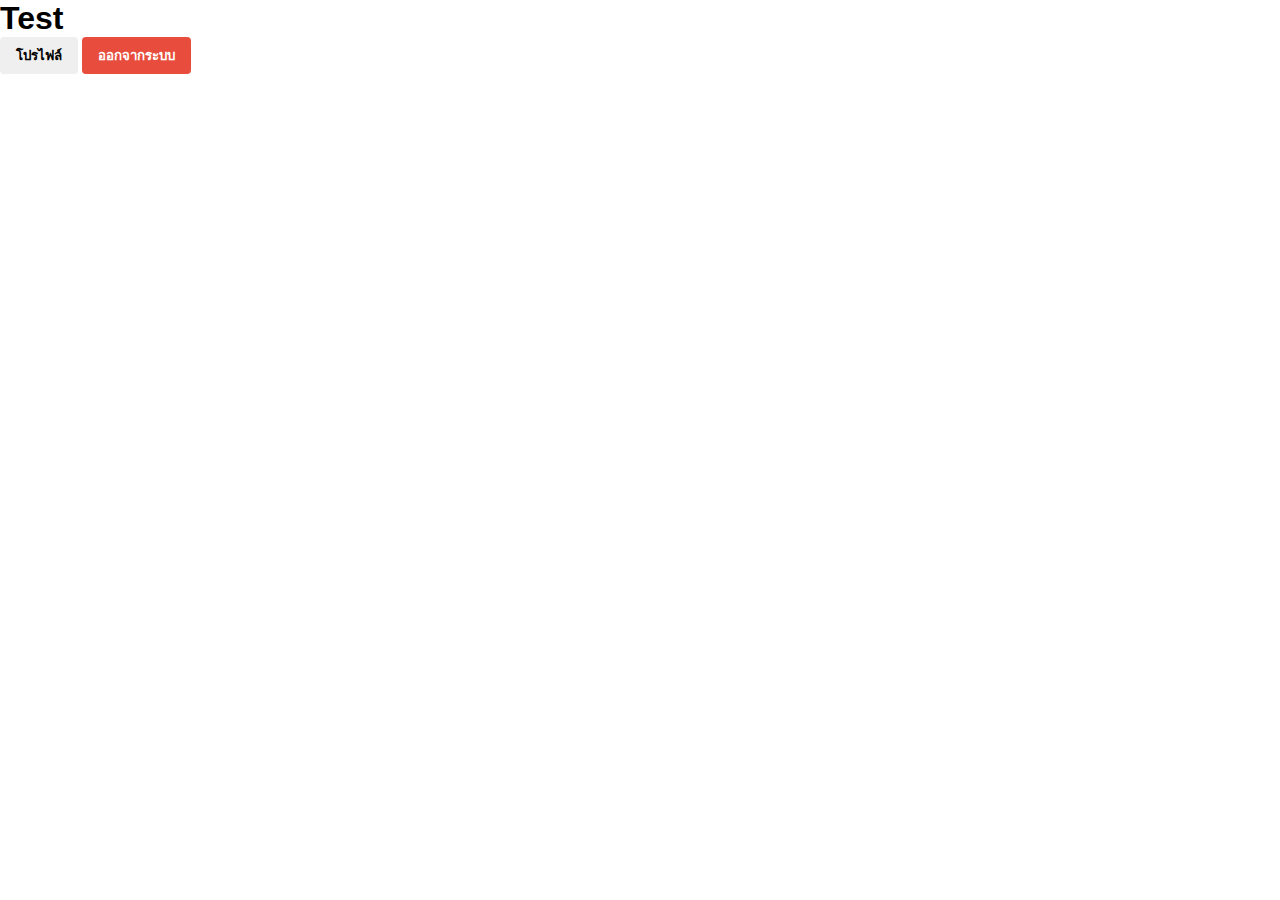
<file: lab1/index.html>
<!DOCTYPE html>
<html lang="th">
<head>
    <meta charset="UTF-8">
    <meta name="viewport" content="width=device-width, initial-scale=1.0">
    <title>Modern Dashboard</title>
    <link rel="stylesheet" href="css/dashboard.css">
</head>
<body>
    <div class="dashboard">
        <header class="header">
            <h1>Test</h1> <nav>
                <button class="btn-outline">โปรไฟล์</button>
                <button class="btn-primary">ออกจากระบบ</button>
            </nav>
        </header>
        
        </div>
</body>
</html>
</file>
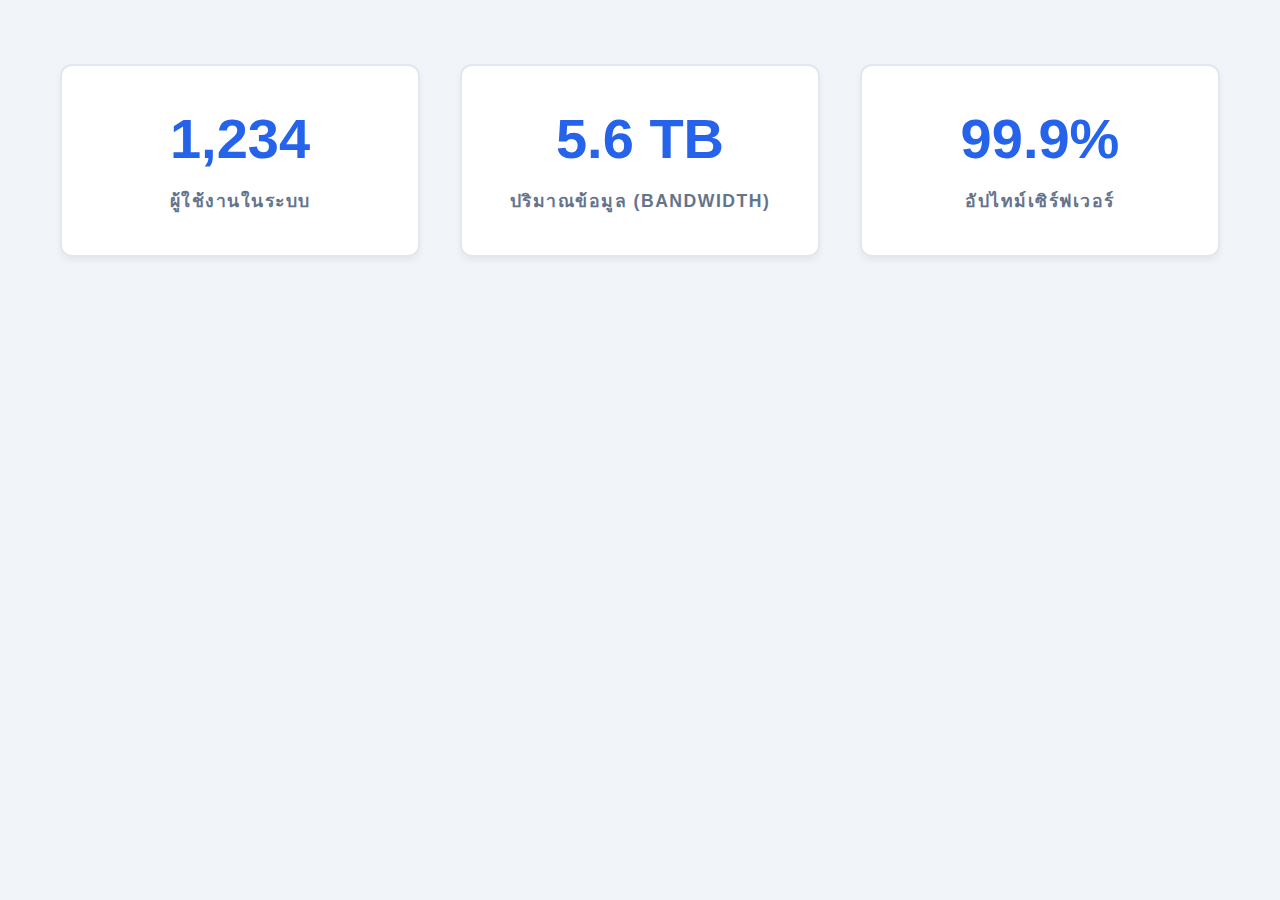
<file: lab4/index.html>
<!DOCTYPE html>
<html lang="th">
<head>
    <meta charset="UTF-8">
    <meta name="viewport" content="width=device-width, initial-scale=1.0">
    <title>Dashboard สถิติระบบ</title>
    <link rel="stylesheet" href="style.css">
</head>
<body>
    <div class="stats-container">
        <div class="stat-box">
            <div class="stat-number">1,234</div>
            <div class="stat-label">ผู้ใช้งานในระบบ</div>
        </div>
        <div class="stat-box">
            <div class="stat-number">5.6 TB</div>
            <div class="stat-label">ปริมาณข้อมูล (Bandwidth)</div>
        </div>
        <div class="stat-box">
            <div class="stat-number">99.9%</div>
            <div class="stat-label">อัปไทม์เซิร์ฟเวอร์</div>
        </div>
    </div>
</body>
</html>
</file>
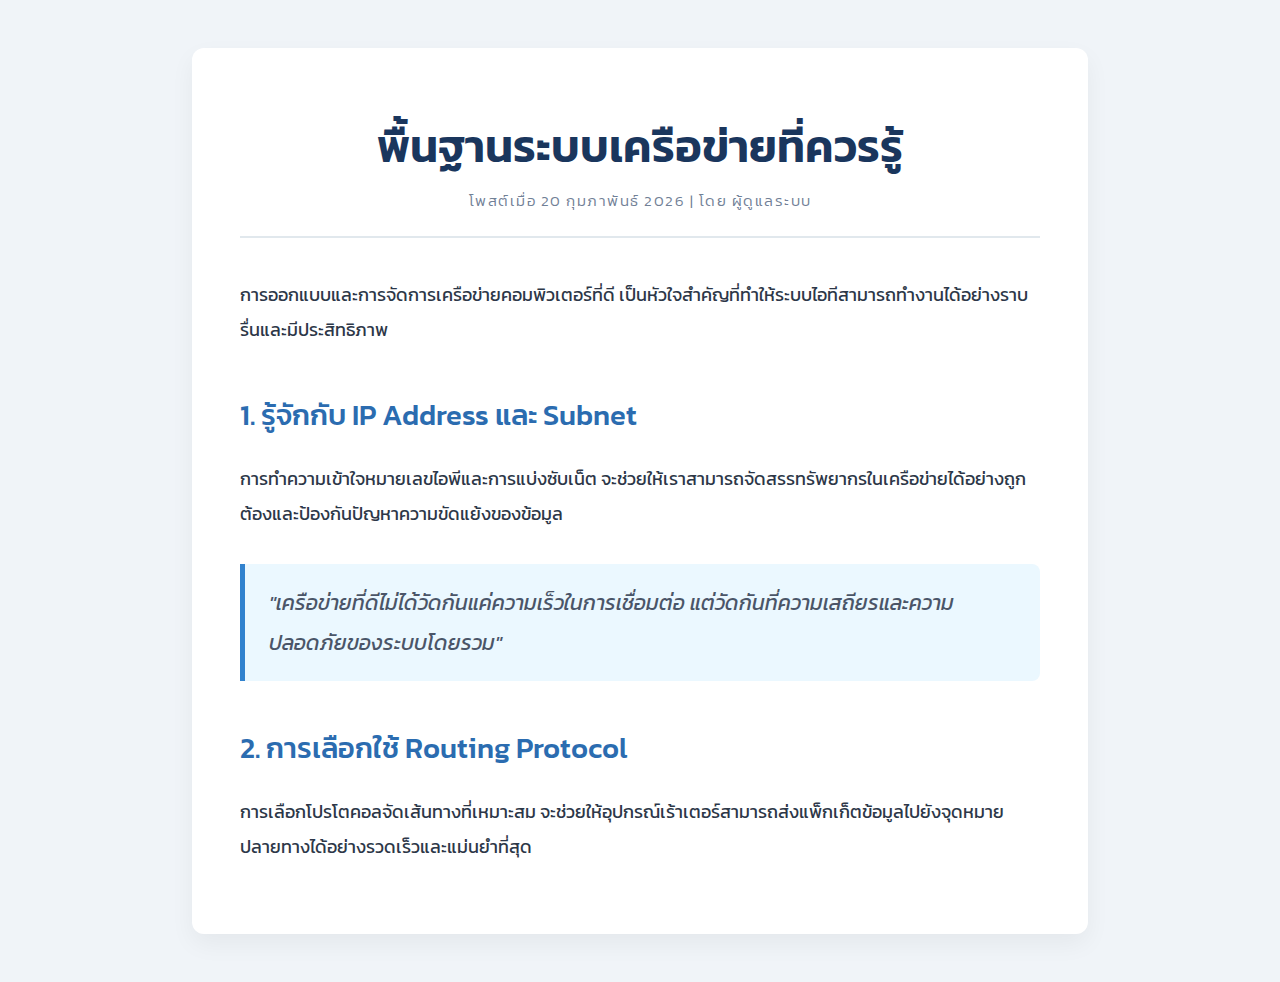
<file: lab5/index.html>
<!DOCTYPE html>
<html lang="th">
<head>
    <meta charset="UTF-8">
    <meta name="viewport" content="width=device-width, initial-scale=1.0">
    <title>บทความ: พื้นฐานระบบเครือข่าย</title>
    <link rel="stylesheet" href="style.css">
</head>
<body>
    <article class="blog-post">
        <header class="post-header">
            <h1 class="post-title">พื้นฐานระบบเครือข่ายที่ควรรู้</h1>
            <div class="post-meta">โพสต์เมื่อ 20 กุมภาพันธ์ 2026 | โดย ผู้ดูแลระบบ</div>
        </header>
        
        <div class="post-content">
            <p>การออกแบบและการจัดการเครือข่ายคอมพิวเตอร์ที่ดี เป็นหัวใจสำคัญที่ทำให้ระบบไอทีสามารถทำงานได้อย่างราบรื่นและมีประสิทธิภาพ</p>

            <h2>1. รู้จักกับ IP Address และ Subnet</h2>
            <p>การทำความเข้าใจหมายเลขไอพีและการแบ่งซับเน็ต จะช่วยให้เราสามารถจัดสรรทรัพยากรในเครือข่ายได้อย่างถูกต้องและป้องกันปัญหาความขัดแย้งของข้อมูล</p>

            <blockquote>
                "เครือข่ายที่ดีไม่ได้วัดกันแค่ความเร็วในการเชื่อมต่อ แต่วัดกันที่ความเสถียรและความปลอดภัยของระบบโดยรวม"
            </blockquote>

            <h2>2. การเลือกใช้ Routing Protocol</h2>
            <p>การเลือกโปรโตคอลจัดเส้นทางที่เหมาะสม จะช่วยให้อุปกรณ์เร้าเตอร์สามารถส่งแพ็กเก็ตข้อมูลไปยังจุดหมายปลายทางได้อย่างรวดเร็วและแม่นยำที่สุด</p>
        </div>
    </article>
</body>
</html>
</file>
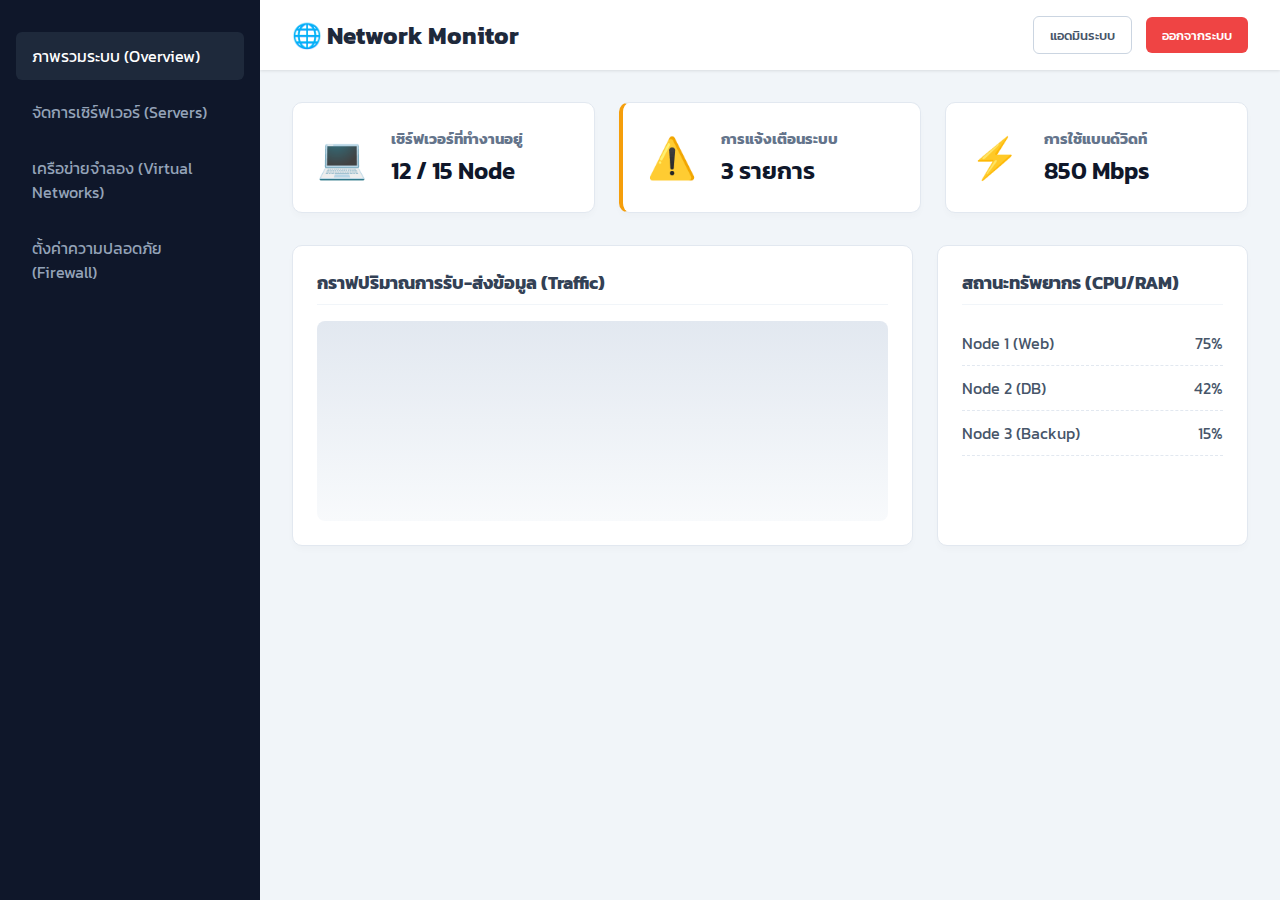
<file: lab6.1/index.html>
<!DOCTYPE html>
<html lang="th">
<head>
    <meta charset="UTF-8">
    <meta name="viewport" content="width=device-width, initial-scale=1.0">
    <title>Network & Server Dashboard</title>
    <link rel="stylesheet" href="style.css">
</head>
<body>
    <div class="dashboard">
        <header class="header">
            <div class="logo-area">
                <h1>🌐 Network Monitor</h1>
            </div>
            <nav class="header-nav">
                <button class="btn-outline">แอดมินระบบ</button>
                <button class="btn-primary">ออกจากระบบ</button>
            </nav>
        </header>

        <aside class="sidebar">
            <nav>
                <ul class="sidebar-menu">
                    <li class="active">ภาพรวมระบบ (Overview)</li>
                    <li>จัดการเซิร์ฟเวอร์ (Servers)</li>
                    <li>เครือข่ายจำลอง (Virtual Networks)</li>
                    <li>ตั้งค่าความปลอดภัย (Firewall)</li>
                </ul>
            </nav>
        </aside>

        <main class="main-content">
            <div class="stats-grid">
                <div class="stat-card">
                    <div class="stat-icon">💻</div>
                    <div class="stat-info">
                        <h3>เซิร์ฟเวอร์ที่ทำงานอยู่</h3>
                        <p>12 / 15 Node</p>
                    </div>
                </div>
                <div class="stat-card warning">
                    <div class="stat-icon">⚠️</div>
                    <div class="stat-info">
                        <h3>การแจ้งเตือนระบบ</h3>
                        <p>3 รายการ</p>
                    </div>
                </div>
                <div class="stat-card">
                    <div class="stat-icon">⚡</div>
                    <div class="stat-info">
                        <h3>การใช้แบนด์วิดท์</h3>
                        <p>850 Mbps</p>
                    </div>
                </div>
            </div>

            <div class="chart-container">
                <div class="chart">
                    <h3>กราฟปริมาณการรับ-ส่งข้อมูล (Traffic)</h3>
                    <div class="placeholder-chart" style="background: linear-gradient(180deg, #e2e8f0 0%, #f8fafc 100%); height: 200px; border-radius: 8px; margin-top: 1rem;">
                        </div>
                </div>
                <div class="chart">
                    <h3>สถานะทรัพยากร (CPU/RAM)</h3>
                    <ul class="resource-list">
                        <li><span>Node 1 (Web)</span> <span>75%</span></li>
                        <li><span>Node 2 (DB)</span> <span>42%</span></li>
                        <li><span>Node 3 (Backup)</span> <span>15%</span></li>
                    </ul>
                </div>
            </div>
        </main>
    </div>
</body>
</html>
</file>
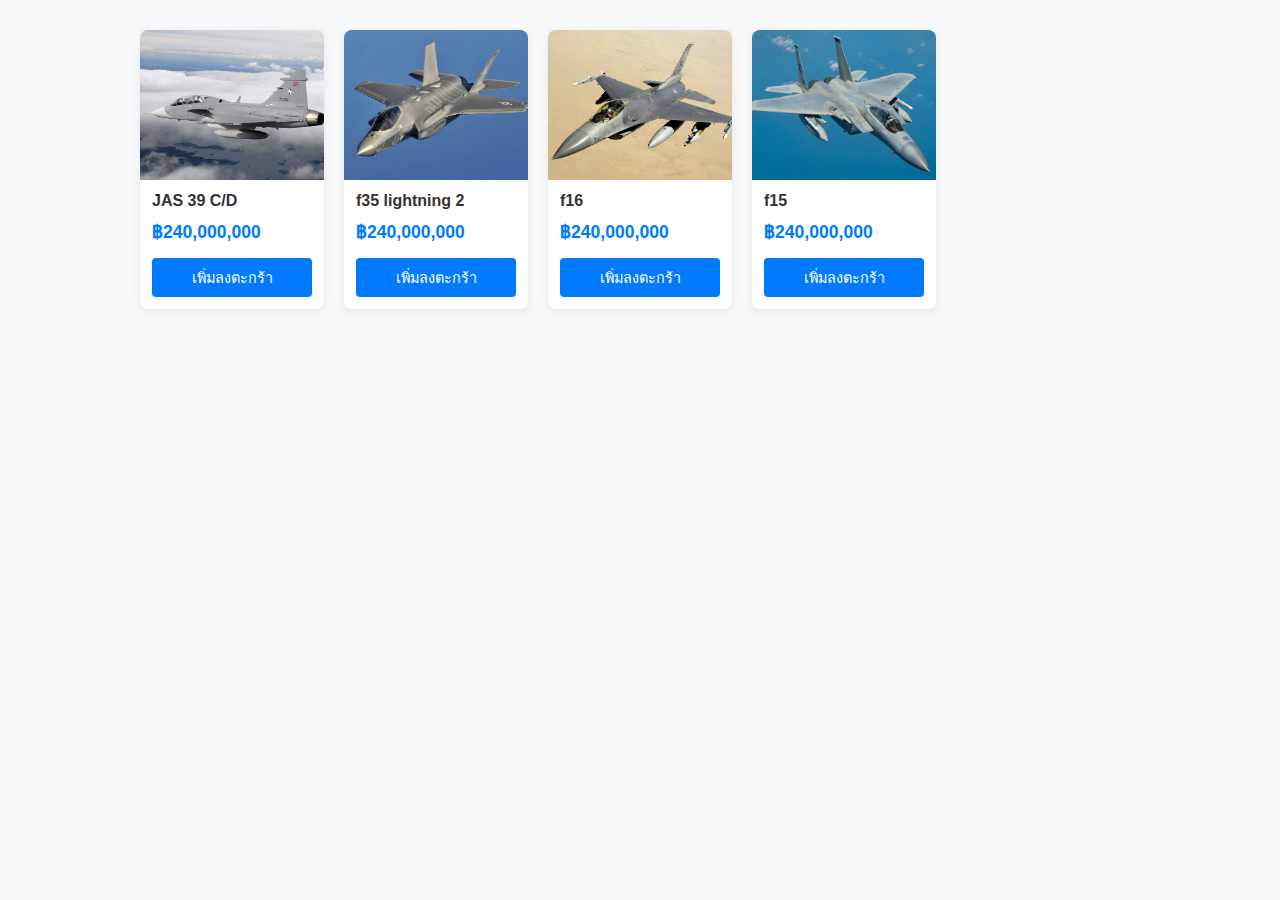
<file: lab6/intex.html>
<!DOCTYPE html>
<html lang="th">
<head>
    <meta charset="UTF-8">
    <meta name="viewport" content="width=device-width, initial-scale=1.0">
    <title>รายการสินค้าแบบ Grid</title>
    <link rel="stylesheet" href="style.css">
</head>
<body>
    <div class="product-grid">
        <div class="product-card">
            <div class="product-image" style="background-image: url('image/image.png')"></div>
            <div class="product-details">
                <h3 class="product-title">JAS 39 C/D </h3>
                <div class="product-price">฿240,000,000</div>
                <div class="product-action">
                    <button class="add-to-cart">เพิ่มลงตะกร้า</button>
                </div>
            </div>
        </div>

        <div class="product-card">
            <div class="product-image" style="background-image: url('image/image2.png')"></div>
            <div class="product-details">
                <h3 class="product-title">f35 lightning 2</h3>
                <div class="product-price">฿240,000,000</div>
                <div class="product-action">
                    <button class="add-to-cart">เพิ่มลงตะกร้า</button>
                </div>
            </div>
        </div>

        <div class="product-card">
            <div class="product-image" style="background-image: url('image/image3.png')"></div>
            <div class="product-details">
                <h3 class="product-title">f16</h3>
                <div class="product-price">฿240,000,000</div>
                <div class="product-action">
                    <button class="add-to-cart">เพิ่มลงตะกร้า</button>
                </div>
            </div>
        </div>

        <div class="product-card">
            <div class="product-image" style="background-image: url('image/image4.png')"></div>
            <div class="product-details">
                <h3 class="product-title">f15</h3>
                <div class="product-price">฿240,000,000</div>
                <div class="product-action">
                    <button class="add-to-cart">เพิ่มลงตะกร้า</button>
                </div>
            </div>
        </div>
    </div>
</body>
</html>
</file>
<file: lab1/css/dashboard.css>
/* รีเซ็ตค่าพื้นฐาน */
* {
    margin: 0;
    padding: 0;
    box-sizing: border-box;
    font-family: 'Segoe UI', Tahoma, Geneva, Verdana, sans-serif;
}

/* นำโค้ด CSS ของ Dashboard เดิมมาวาง และปรับแต่งสีสันให้สวยงามขึ้น */
.dashboard {
    display: grid;
    grid-template-areas: 
        "sidebar header"
        "sidebar main";
    grid-template-columns: 250px 1fr;
    grid-template-rows: 70px 1fr; /* กำหนดความสูง header ให้ชัดเจน */
    min-height: 100vh;
}

.sidebar {
    grid-area: sidebar;
    background: #1a252f; /* ปรับสีให้ดูเข้มขึ้น */
    color: #ecf0f1;
    padding: 2rem 1rem;
}

.sidebar li {
    padding: 12px 15px;
    margin-bottom: 8px;
    border-radius: 5px;
    cursor: pointer;
    transition: background 0.3s ease;
    list-style: none; /* เอาจุดไข่ปลาออก */
}

.sidebar li:hover {
    background: #2c3e50;
}

/* เพิ่ม Style สำหรับปุ่มที่ผู้เรียนต้องลองทำ */
button {
    padding: 8px 16px;
    border-radius: 4px;
    cursor: pointer;
    font-weight: bold;
    border: none;
    transition: all 0.2s;
}

.btn-primary {
    background-color: #e74c3c;
    color: white;
}

.btn-primary:hover {
    background-color: #c0392b;
}
</file>
<file: lab4/style.css>
/* 2. ปรับแต่ง Box model, ขนาดและฟอนต์ตัวหนังสือ, สี */

body {
    font-family: 'Segoe UI', Tahoma, Geneva, Verdana, sans-serif;
    background-color: #f1f5f9; /* สีพื้นหลังหน้าเว็บโดยรวม */
}

.stats-container {
    display: flex;
    justify-content: space-around;
    max-width: 1200px;
    margin: 4rem auto; /* เพิ่ม Margin บน-ล่าง เป็น 4rem (ดันกรอบลงมาจากขอบจอด้านบน) */
    padding: 0 2rem;   /* เพิ่ม Padding ซ้าย-ขวา */
}

.stat-box {
    flex: 1;
    margin: 0 20px;       /* ภายนอก: เพิ่มระยะห่างระหว่างแต่ละกล่อง */
    padding: 2.5rem;      /* ภายใน: เพิ่มพื้นที่ว่างระหว่างขอบกล่องกับตัวหนังสือให้กว้างขึ้น */
    text-align: center;
    background-color: #ffffff;
    border: 2px solid #e2e8f0; /* เพิ่ม Border ให้เห็นขอบเขตของกล่องชัดเจน */
    border-radius: 12px;  
    box-shadow: 0 4px 6px rgba(0, 0, 0, 0.05); 
    transition: transform 0.3s ease, border-color 0.3s ease;
}

/* เพิ่มลูกเล่น (Hover State) เพื่อให้หน้าเว็บดูมีชีวิตชีวา */
.stat-box:hover {
    transform: translateY(-10px);
    border-color: #3b82f6; /* เมื่อชี้เมาส์ กรอบจะเปลี่ยนเป็นสีน้ำเงิน */
}

.stat-number {
    font-size: 3.5rem;    /* ขยายตัวเลขให้ใหญ่และโดดเด่นขึ้น */
    font-weight: 800;
    color: #2563eb;       /* เปลี่ยนตัวเลขเป็นสีน้ำเงินเข้ม */
    margin-bottom: 1rem;  /* ระยะห่างด้านล่างระหว่างตัวเลขกับข้อความ (Box Model) */
}

.stat-label {
    font-size: 1.1rem;    /* ขยายข้อความให้ใหญ่ขึ้นเล็กน้อย */
    color: #64748b;       /* เปลี่ยนข้อความเป็นสีเทาอมฟ้า */
    font-weight: 600;
    text-transform: uppercase;
    letter-spacing: 1.5px; /* เพิ่มระยะห่างระหว่างตัวอักษรให้ดูโปร่งขึ้น */
}

/* Responsive Design สำหรับหน้าจอมือถือ */
@media (max-width: 768px) {
    .stats-container {
        flex-direction: column;
        padding: 0 1rem;
    }

    .stat-box {
        margin: 1rem 0; /* เมื่อจอเล็ก ให้เปลี่ยนมาใช้ Margin บน-ล่าง แทน ซ้าย-ขวา */
    }
}
</file>
<file: lab5/style.css>
/* นำเข้าฟอนต์ Kanit จาก Google Fonts */
@import url('https://fonts.googleapis.com/css2?family=Kanit:ital,wght@0,300;0,400;0,500;0,600;1,400&display=swap');

/* 2. ปรับแต่งรูปแบบ สีและขนาด font */
body {
    background-color: #f0f4f8; /* สีพื้นหลังให้อ่านง่าย ไม่ปวดตา */
    margin: 0;
    padding: 0;
}

.blog-post {
    max-width: 800px;
    margin: 3rem auto;
    padding: 2.5rem 3rem;
    background-color: #ffffff;
    border-radius: 12px;
    box-shadow: 0 10px 25px rgba(0,0,0,0.05); /* เพิ่มเงาให้กระดาษลอยขึ้นมา */
    font-family: 'Kanit', sans-serif;         /* เรียกใช้ฟอนต์ใหม่ */
}

.post-header {
    text-align: center;
    margin-bottom: 2.5rem;
    border-bottom: 2px solid #e1e8ed;         /* เส้นคั่นใต้ Header */
    padding-bottom: 1.5rem;
}

.post-title {
    font-size: 2.8rem;      /* ขยายขนาดหัวข้อหลักให้ใหญ่ขึ้น */
    color: #1a365d;         /* เปลี่ยนเป็นสีน้ำเงินเข้ม */
    margin-bottom: 0.8rem;
    line-height: 1.3;
    font-weight: 600;
}

.post-meta {
    color: #718096;
    font-size: 0.95rem;
    text-transform: uppercase;
    letter-spacing: 1.5px;
    font-weight: 300;
}

.post-content {
    font-size: 1.15rem;     /* ปรับขนาดเนื้อหาให้อ่านง่าย */
    line-height: 1.9;       /* เพิ่มระยะห่างระหว่างบรรทัดให้อ่านสบายขึ้น */
    color: #2d3748;
}

.post-content p {
    margin-bottom: 1.8rem;
}

.post-content h2 {
    font-size: 1.8rem;
    color: #2b6cb0;         /* หัวข้อย่อยใช้สีน้ำเงินสว่าง */
    margin: 2.5rem 0 1.2rem;
    font-weight: 500;
}

/* ปรับแต่ง Blockquote ให้น่าสนใจยิ่งขึ้น */
blockquote {
    font-style: italic;
    font-size: 1.3rem;
    border-left: 5px solid #3182ce;
    margin: 2rem 0;
    padding: 1.2rem 1.5rem;
    color: #4a5568;
    background-color: #ebf8ff; /* เพิ่มสีพื้นหลังอ่อนๆ ให้ Quote เด่นขึ้น */
    border-radius: 0 8px 8px 0;
}

/* Responsive สำหรับหน้าจอขนาดเล็ก */
@media (max-width: 768px) {
    .blog-post {
        margin: 1rem;
        padding: 1.5rem;
    }
    .post-title {
        font-size: 2.2rem;
    }
}
</file>
<file: lab6.1/style.css>
/* นำเข้าฟอนต์จาก Google Fonts */
@import url('https://fonts.googleapis.com/css2?family=Kanit:wght@300;400;500;600&display=swap');

/* รีเซ็ตค่าพื้นฐาน */
* {
    margin: 0;
    padding: 0;
    box-sizing: border-box;
    font-family: 'Kanit', sans-serif;
}

body {
    background-color: #f1f5f9;
}

/* 2. ปรับแต่งการแสดงผลและ Layout */
.dashboard {
    display: grid;
    /* การกำหนดพื้นที่ Grid แบบครอบคลุม */
    grid-template-areas: 
        "sidebar header"
        "sidebar main";
    grid-template-columns: 260px 1fr;
    grid-template-rows: 70px 1fr; /* ฟิกซ์ความสูง header ไว้ที่ 70px */
    min-height: 100vh;
}

/* --- Header --- */
.header {
    grid-area: header;
    background: #ffffff;
    padding: 0 2rem;
    box-shadow: 0 1px 3px rgba(0,0,0,0.1);
    display: flex;
    justify-content: space-between;
    align-items: center;
    z-index: 10;
}

.header h1 {
    font-size: 1.5rem;
    color: #1e293b;
}

.header-nav button {
    padding: 8px 16px;
    border-radius: 6px;
    cursor: pointer;
    font-weight: 500;
    margin-left: 10px;
    transition: all 0.2s;
}

.btn-outline {
    background: transparent;
    border: 1px solid #cbd5e1;
    color: #475569;
}

.btn-outline:hover {
    background: #f8fafc;
}

.btn-primary {
    background: #ef4444;
    border: none;
    color: white;
}

.btn-primary:hover {
    background: #dc2626;
}

/* --- Sidebar --- */
.sidebar {
    grid-area: sidebar;
    background: #0f172a; /* สีกรมท่าเข้ม */
    color: #f8fafc;
    padding: 2rem 1rem;
    z-index: 20;
}

.sidebar-menu {
    list-style: none;
}

.sidebar-menu li {
    padding: 12px 16px;
    margin-bottom: 8px;
    border-radius: 6px;
    cursor: pointer;
    color: #94a3b8;
    transition: background 0.2s, color 0.2s;
}

.sidebar-menu li:hover, .sidebar-menu li.active {
    background: #1e293b;
    color: #ffffff;
}

/* --- Main Content --- */
.main-content {
    grid-area: main;
    padding: 2rem;
    overflow-y: auto; /* ให้เลื่อนเฉพาะส่วนเนื้อหาหลักได้ */
}

/* Stats Grid */
.stats-grid {
    display: grid;
    grid-template-columns: repeat(auto-fit, minmax(280px, 1fr));
    gap: 1.5rem;
    margin-bottom: 2rem;
}

.stat-card {
    background: white;
    padding: 1.5rem;
    border-radius: 10px;
    box-shadow: 0 4px 6px rgba(0,0,0,0.02);
    display: flex;
    align-items: center;
    border: 1px solid #e2e8f0;
    transition: transform 0.2s;
}

.stat-card:hover {
    transform: translateY(-3px);
    box-shadow: 0 10px 15px rgba(0,0,0,0.05);
}

.stat-card.warning {
    border-left: 4px solid #f59e0b;
}

.stat-icon {
    font-size: 2.5rem;
    margin-right: 1.5rem;
}

.stat-info h3 {
    font-size: 0.95rem;
    color: #64748b;
    margin-bottom: 0.2rem;
}

.stat-info p {
    font-size: 1.5rem;
    font-weight: 600;
    color: #0f172a;
}

/* Chart Container */
.chart-container {
    display: grid;
    grid-template-columns: 2fr 1fr; /* แบ่งสัดส่วน 2 ต่อ 1 */
    gap: 1.5rem;
}

.chart {
    background: white;
    padding: 1.5rem;
    border-radius: 10px;
    box-shadow: 0 4px 6px rgba(0,0,0,0.02);
    border: 1px solid #e2e8f0;
}

.chart h3 {
    font-size: 1.1rem;
    color: #334155;
    margin-bottom: 1rem;
    border-bottom: 1px solid #f1f5f9;
    padding-bottom: 0.5rem;
}

.resource-list {
    list-style: none;
}

.resource-list li {
    display: flex;
    justify-content: space-between;
    padding: 10px 0;
    border-bottom: 1px dashed #e2e8f0;
    color: #475569;
}

/* --- Responsive (Mobile) --- */
@media (max-width: 768px) {
    .dashboard {
        grid-template-areas: 
            "header"
            "main";
        grid-template-columns: 1fr;
    }

    .sidebar {
        display: none; /* ซ่อนแถบด้านข้างเมื่อจอเล็ก */
    }

    .chart-container {
        grid-template-columns: 1fr; /* ให้กราฟเรียงเป็นคอลัมน์เดียว */
    }
}
</file>
<file: lab6/style.css>
/* ตั้งค่าพื้นฐาน */
body {
    font-family: Arial, sans-serif;
    background-color: #f8f9fa;
    margin: 0;
    padding: 0;
}

.product-grid {
    display: grid;
    /* 2. ปรับแต่งขนาดแสดงผลสินค้าให้เล็กลง: 
       เปลี่ยน minmax จาก 250px เป็น 180px เพื่อให้การ์ดแคบลงและแสดงได้หลายคอลัมน์ขึ้น */
    grid-template-columns: repeat(auto-fill, minmax(180px, 1fr));
    gap: 20px;
    padding: 30px;
    max-width: 1000px;
    margin: 0 auto;
}

.product-card {
    background: white;
    border-radius: 8px;
    overflow: hidden;
    box-shadow: 0 2px 8px rgba(0,0,0,0.08);
    transition: transform 0.3s ease, box-shadow 0.3s ease;
}

.product-card:hover {
    transform: translateY(-5px);
    box-shadow: 0 5px 15px rgba(0,0,0,0.15); /* เพิ่มเงาตอน Hover ให้มีมิติขึ้น */
}

.product-image {
    width: 100%;
    /* ปรับความสูงรูปลงจาก 200px เป็น 150px เพื่อให้สมส่วนกับความกว้างที่ลดลง */
    height: 150px; 
    background-color: #eaeaea;
    background-size: cover;
    background-position: center;
}

.product-details {
    padding: 12px; /* ลด padding ลงเล็กน้อยให้เหมาะกับไซส์การ์ด */
}

.product-title {
    font-size: 1rem; /* ลดขนาดฟอนต์หัวข้อลง */
    margin: 0 0 8px 0;
    color: #333;
    white-space: nowrap; /* ป้องกันข้อความยาวเกินบรรทัด */
    overflow: hidden;
    text-overflow: ellipsis;
}

.product-price {
    font-size: 1.1rem; /* ลดขนาดฟอนต์ราคาลง */
    color: #007bff;
    font-weight: bold;
}

.product-action {
    display: flex;
    justify-content: center; /* จัดปุ่มให้อยู่ตรงกลาง */
    margin-top: 12px;
}

.add-to-cart {
    background-color: #007bff;
    color: white;
    border: none;
    padding: 8px 0;
    width: 100%; /* ขยายปุ่มให้เต็มความกว้างของการ์ด */
    border-radius: 4px;
    cursor: pointer;
    font-size: 0.9rem;
    transition: background-color 0.2s;
}

.add-to-cart:hover {
    background-color: #0056b3;
}

/* Responsive สำหรับหน้าจอขนาดเล็กมากๆ (มือถือ) */
@media (max-width: 480px) {
    .product-grid {
        grid-template-columns: repeat(auto-fill, minmax(140px, 1fr)); /* เล็กลงอีกบนมือถือ */
        padding: 15px;
        gap: 15px;
    }
}
</file>
